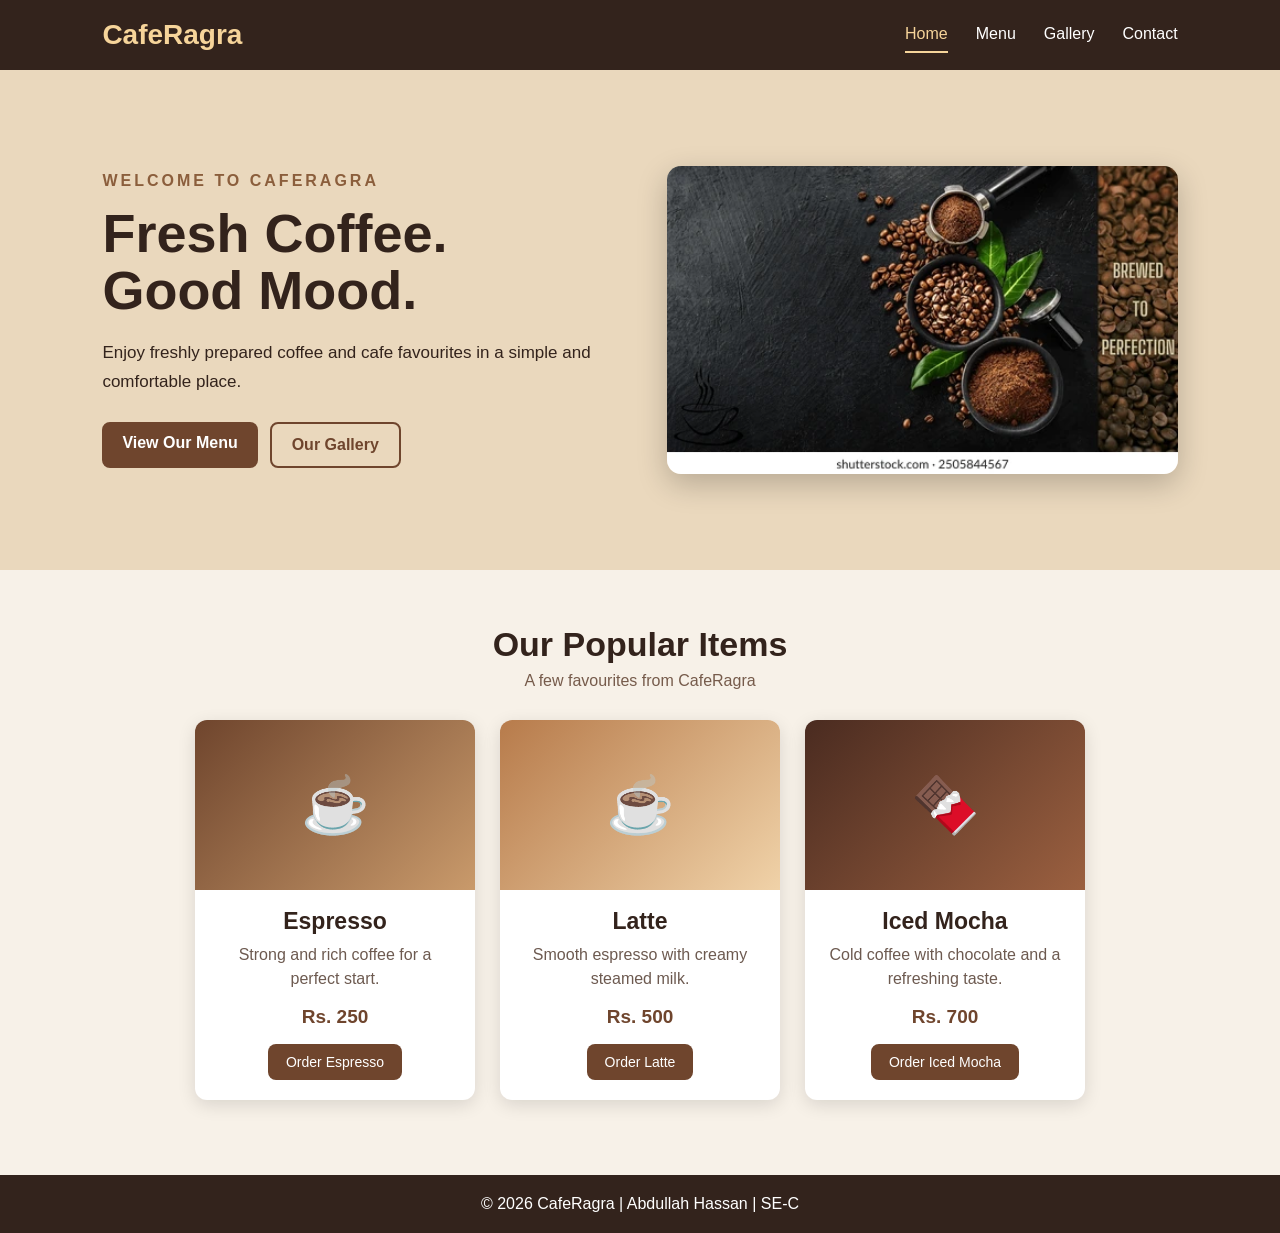
<file: index.html>
<!-- Abdullah hassan 26i-3110 SE-C -->
<!DOCTYPE html>
<html lang="en">
<head>
    <meta charset="UTF-8">
    <meta name="viewport" content="width=device-width, initial-scale=1.0">
    <title>CafeRagra - Home</title>
    <link rel="stylesheet" href="style.css">
</head>
<body>

<header class="navbar">
    <div class="logo">CafeRagra</div>

    <nav>
        <a href="index.html" class="active">Home</a>
        <a href="menu.html">Menu</a>
        <a href="gallery.html">Gallery</a>
        <a href="contact.html">Contact</a>
    </nav>
</header>

<main>
    <section class="hero">
        <div class="hero-content">
            <p class="small-title">WELCOME TO CAFERAGRA</p>
            <h1>Fresh Coffee.<br>Good Mood.</h1>

            <p>
                Enjoy freshly prepared coffee and cafe favourites
                in a simple and comfortable place.
            </p>

            <div class="hero-buttons">
                <a href="menu.html" class="main-button">View Our Menu</a>
                <a href="gallery.html" class="secondary-button">Our Gallery</a>
            </div>
        </div>

        <div class="hero-image">
            <img src="image.webp" alt="Coffee beans and coffee cups">
        </div>
    </section>

    <section class="specials">
        <h2>Our Popular Items</h2>
        <p class="section-text">A few favourites from CafeRagra</p>

        <div class="cards">

            <div class="card">
                <div class="item-image espresso-image">
                    <span>☕</span>
                </div>
                <h3>Espresso</h3>
                <p>Strong and rich coffee for a perfect start.</p>
                <p class="price">Rs. 250</p>
                <button onclick="orderespresso()">Order Espresso</button>
            </div>

            <div class="card">
                <div class="item-image latte-image">
                    <span>☕</span>
                </div>
                <h3>Latte</h3>
                <p>Smooth espresso with creamy steamed milk.</p>
                <p class="price">Rs. 500</p>
                <button onclick="orderLatte()">Order Latte</button>
            </div>

            <div class="card">
                <div class="item-image mocha-image">
                    <span>🍫</span>
                </div>
                <h3>Iced Mocha</h3>
                <p>Cold coffee with chocolate and a refreshing taste.</p>
                <p class="price">Rs. 700</p>
                <button onclick="orderIcedMocha()">Order Iced Mocha</button>
            </div>

        </div>
    </section>
</main>

<footer>
    <p>© 2026 CafeRagra | Abdullah Hassan | SE-C</p>
</footer>

<script src="working.js"></script>
</body>
</html>
</file>
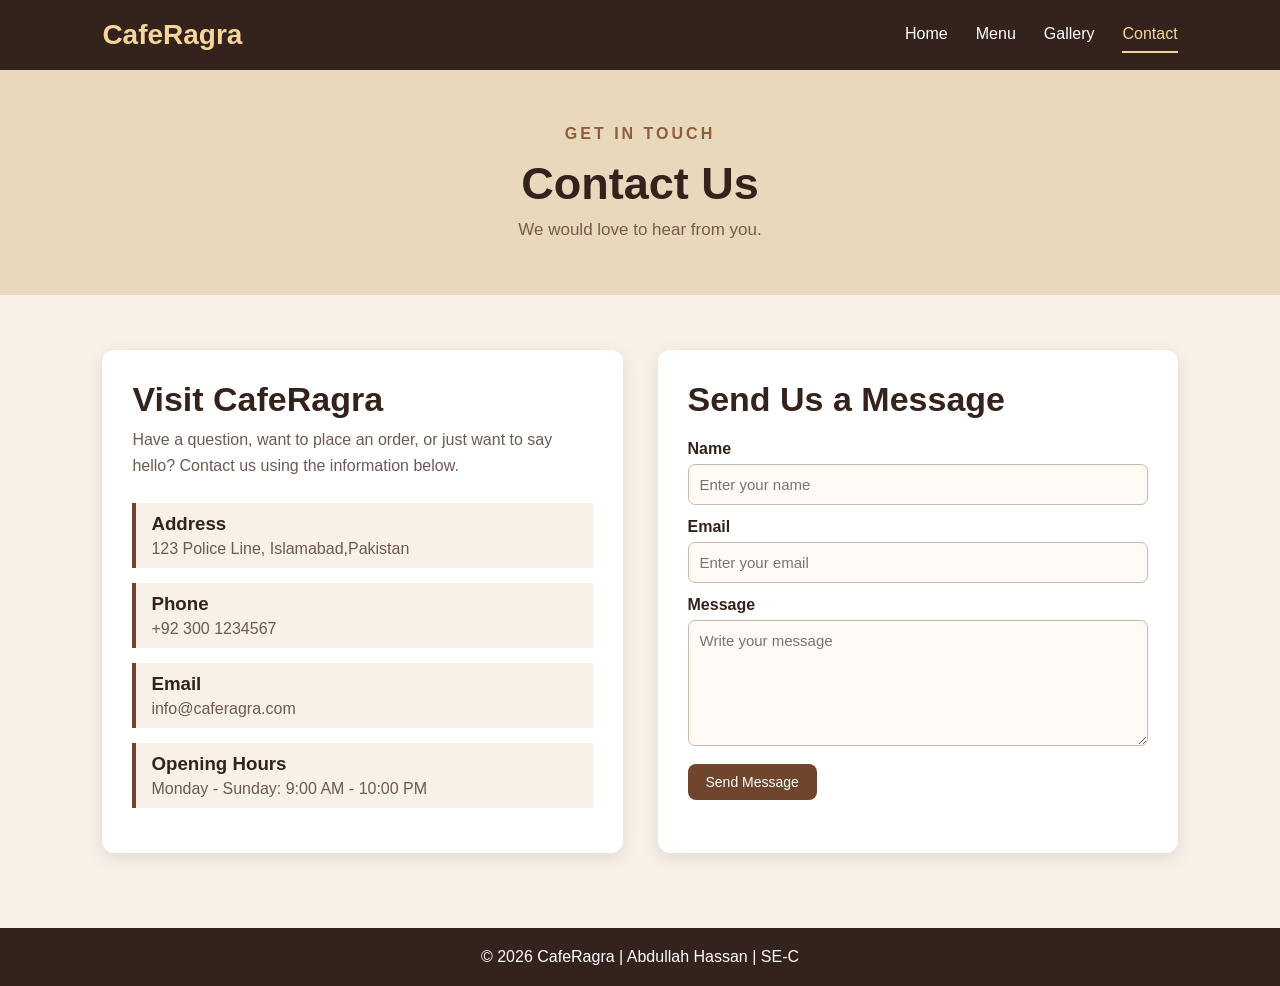
<file: contact.html>
<!-- Abdullah hassan 26i-3110 SE-C -->
<!DOCTYPE html>
<html lang="en">
<head>
    <meta charset="UTF-8">
    <meta name="viewport" content="width=device-width, initial-scale=1.0">
    <title>CafeRagra - Contact</title>
    <link rel="stylesheet" href="style.css">
</head>
<body>

<header class="navbar">
    <div class="logo">CafeRagra</div>
    <nav>
        <a href="index.html">Home</a>
        <a href="menu.html">Menu</a>
        <a href="gallery.html">Gallery</a>
        <a href="contact.html" class="active">Contact</a>
    </nav>
</header>

<main>
    <section class="page-banner">
        <p class="small-title">GET IN TOUCH</p>
        <h1>Contact Us</h1>
        <p>We would love to hear from you.</p>
    </section>

    <section class="contact-section">

        <div class="contact-info">
            <h2>Visit CafeRagra</h2>
            <p>
                Have a question, want to place an order, or just want
                to say hello? Contact us using the information below.
            </p>

            <div class="contact-box">
                <h3>Address</h3>
                <p>123 Police Line, Islamabad,Pakistan</p>
            </div>

            <div class="contact-box">
                <h3>Phone</h3>
                <p>+92 300 1234567</p>
            </div>

            <div class="contact-box">
                <h3>Email</h3>
                <p>info@caferagra.com</p>
            </div>

            <div class="contact-box">
                <h3>Opening Hours</h3>
                <p>Monday - Sunday: 9:00 AM - 10:00 PM</p>
            </div>
        </div>

        <div class="contact-form">
            <h2>Send Us a Message</h2>

            <form onsubmit="sendMessage(event)">
                <label for="name">Name</label>
                <input type="text" id="name" placeholder="Enter your name" required>

                <label for="email">Email</label>
                <input type="email" id="email" placeholder="Enter your email" required>

                <label for="message">Message</label>
                <textarea id="message" rows="6" placeholder="Write your message" required></textarea>

                <button type="submit">Send Message</button>
            </form>
        </div>

    </section>
</main>

<footer>
    <p>© 2026 CafeRagra | Abdullah Hassan | SE-C</p>
</footer>

<script src="working.js"></script>
</body>
</html>
</file>
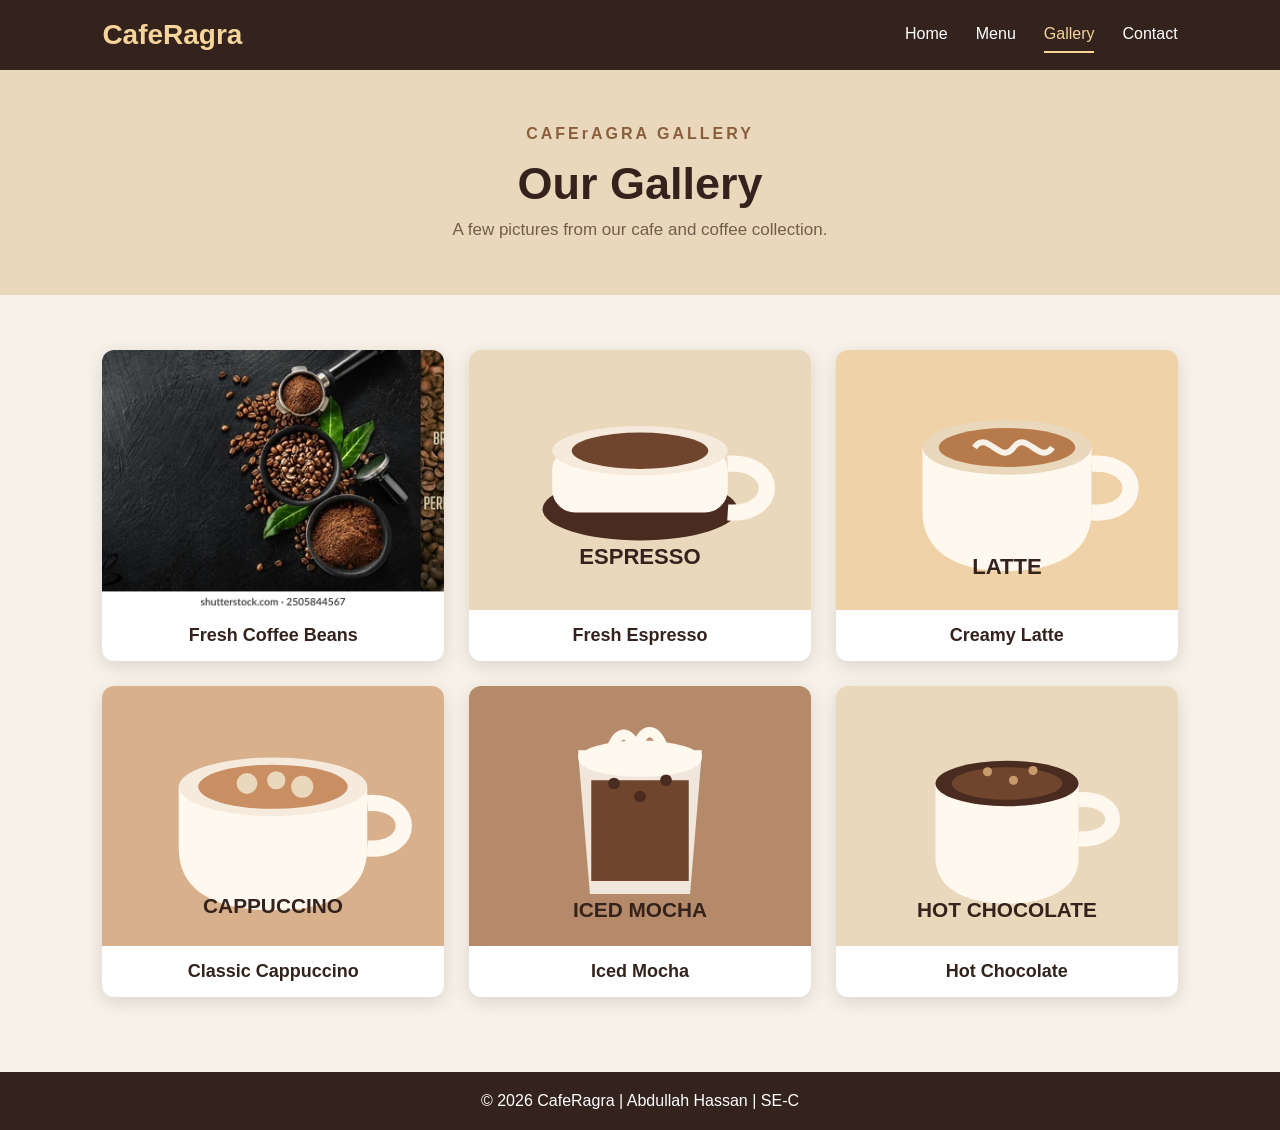
<file: gallery.html>
<!-- Abdullah hassan 26i-3110 SE-C -->
<!DOCTYPE html>
<html lang="en">
<head>
    <meta charset="UTF-8">
    <meta name="viewport" content="width=device-width, initial-scale=1.0">
    <title>CafeRagra - Gallery</title>
    <link rel="stylesheet" href="style.css">
</head>
<body>

<header class="navbar">
    <div class="logo">CafeRagra</div>
    <nav>
        <a href="index.html">Home</a>
        <a href="menu.html">Menu</a>
        <a href="gallery.html" class="active">Gallery</a>
        <a href="contact.html">Contact</a>
    </nav>
</header>

<main>
    <section class="page-banner">
        <p class="small-title">CAFErAGRA GALLERY</p>
        <h1>Our Gallery</h1>
        <p>A few pictures from our cafe and coffee collection.</p>
    </section>

    <section class="gallery-section">
        <div class="gallery-grid">

            <div class="gallery-item">
                <img src="image.webp" alt="Coffee beans and cups">
                <div class="gallery-caption">Fresh Coffee Beans</div>
            </div>

            <div class="gallery-item">
                <img src="espresso.svg" alt="Espresso">
                <div class="gallery-caption">Fresh Espresso</div>
            </div>

            <div class="gallery-item">
                <img src="latte.svg" alt="Latte">
                <div class="gallery-caption">Creamy Latte</div>
            </div>

            <div class="gallery-item">
                <img src="cappuccino.svg" alt="Cappuccino">
                <div class="gallery-caption">Classic Cappuccino</div>
            </div>

            <div class="gallery-item">
                <img src="iced-mocha.svg" alt="Iced Mocha">
                <div class="gallery-caption">Iced Mocha</div>
            </div>

            <div class="gallery-item">
                <img src="chocolate.svg" alt="Hot Chocolate">
                <div class="gallery-caption">Hot Chocolate</div>
            </div>

        </div>
    </section>
</main>

<footer>
    <p>© 2026 CafeRagra | Abdullah Hassan | SE-C</p>
</footer>

</body>
</html>
</file>
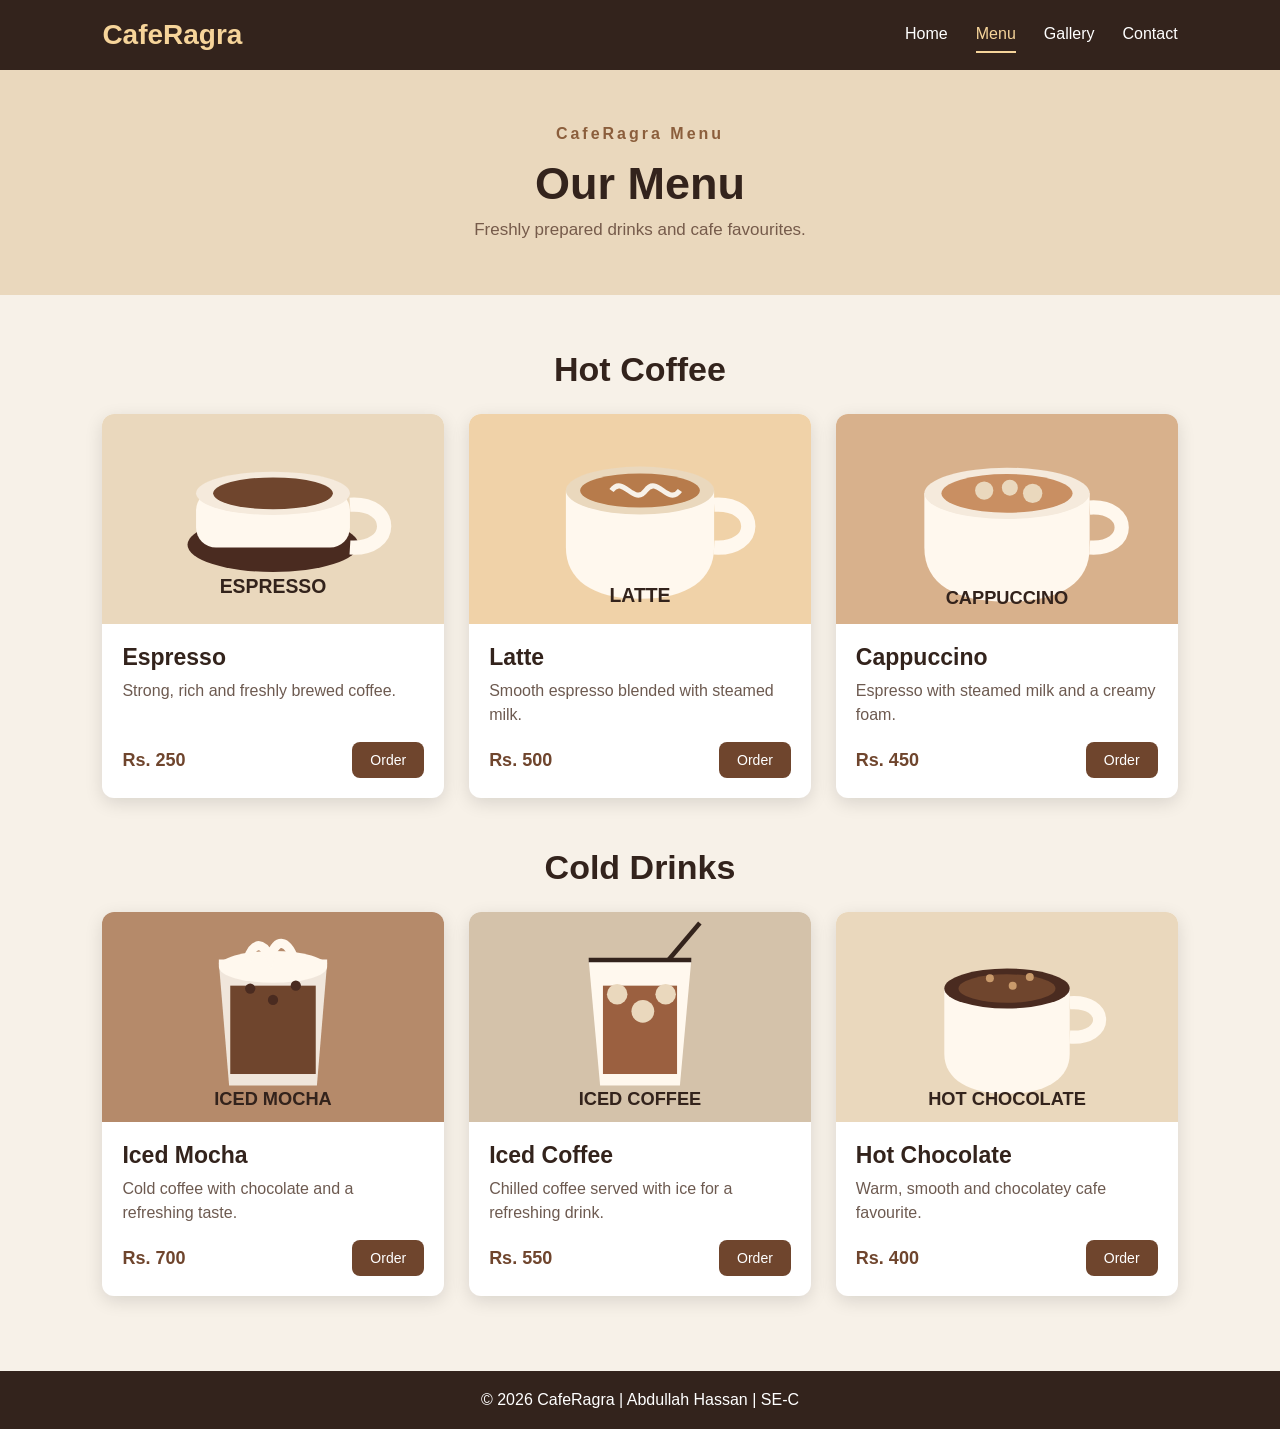
<file: menu.html>
<!-- Abdullah hassan 26i-3110 SE-C -->
<!DOCTYPE html>
<html lang="en">
<head>
    <meta charset="UTF-8">
    <meta name="viewport" content="width=device-width, initial-scale=1.0">
    <title>CafeRagra - Menu</title>
    <link rel="stylesheet" href="style.css">
</head>
<body>

<header class="navbar">
    <div class="logo">CafeRagra</div>
    <nav>
        <a href="index.html">Home</a>
        <a href="menu.html" class="active">Menu</a>
        <a href="gallery.html">Gallery</a>
        <a href="contact.html">Contact</a>
    </nav>
</header>

<main>
    <section class="page-banner">
        <p class="small-title">CafeRagra Menu</p>
        <h1>Our Menu</h1>
        <p>Freshly prepared drinks and cafe favourites.</p>
    </section>

    <section class="menu-section">
        <h2>Hot Coffee</h2>

        <div class="menu-grid">

            <div class="menu-card">
                <img src="espresso.svg" alt="Espresso">
                <div class="menu-info">
                    <h3>Espresso</h3>
                    <p>Strong, rich and freshly brewed coffee.</p>
                    <div class="item-bottom">
                        <span class="price">Rs. 250</span>
                        <button onclick="orderespresso()">Order</button>
                    </div>
                </div>
            </div>

            <div class="menu-card">
                <img src="latte.svg" alt="Latte">
                <div class="menu-info">
                    <h3>Latte</h3>
                    <p>Smooth espresso blended with steamed milk.</p>
                    <div class="item-bottom">
                        <span class="price">Rs. 500</span>
                        <button onclick="orderLatte()">Order</button>
                    </div>
                </div>
            </div>

            <div class="menu-card">
                <img src="cappuccino.svg" alt="Cappuccino">
                <div class="menu-info">
                    <h3>Cappuccino</h3>
                    <p>Espresso with steamed milk and a creamy foam.</p>
                    <div class="item-bottom">
                        <span class="price">Rs. 450</span>
                        <button onclick="orderCappuccino()">Order</button>
                    </div>
                </div>
            </div>

        </div>

        <h2 class="category-heading">Cold Drinks</h2>

        <div class="menu-grid">

            <div class="menu-card">
                <img src="iced-mocha.svg" alt="Iced Mocha">
                <div class="menu-info">
                    <h3>Iced Mocha</h3>
                    <p>Cold coffee with chocolate and a refreshing taste.</p>
                    <div class="item-bottom">
                        <span class="price">Rs. 700</span>
                        <button onclick="orderIcedMocha()">Order</button>
                    </div>
                </div>
            </div>

            <div class="menu-card">
                <img src="iced-coffee.svg" alt="Iced Coffee">
                <div class="menu-info">
                    <h3>Iced Coffee</h3>
                    <p>Chilled coffee served with ice for a refreshing drink.</p>
                    <div class="item-bottom">
                        <span class="price">Rs. 550</span>
                        <button onclick="orderIcedCoffee()">Order</button>
                    </div>
                </div>
            </div>

            <div class="menu-card">
                <img src="chocolate.svg" alt="Hot Chocolate">
                <div class="menu-info">
                    <h3>Hot Chocolate</h3>
                    <p>Warm, smooth and chocolatey cafe favourite.</p>
                    <div class="item-bottom">
                        <span class="price">Rs. 400</span>
                        <button onclick="orderHotChocolate()">Order</button>
                    </div>
                </div>
            </div>

        </div>
    </section>
</main>

<footer>
    <p>© 2026 CafeRagra | Abdullah Hassan | SE-C</p>
</footer>

<script src="working.js"></script>
</body>
</html>
</file>
<file: style.css>
/* Abdullah hassan 26i-3110 SE-C */

* {
    box-sizing: border-box;
    margin: 0;
    padding: 0;
}

body {
    font-family: "Segoe UI", Roboto, Arial, sans-serif;
    background-color: #f7f1e8;
    color: #33231c;
}

.navbar {
    min-height: 70px;
    background-color: #33231c;
    display: flex;
    align-items: center;
    justify-content: space-between;
    padding: 0 8%;
}

.logo {
    color: #f6d49a;
    font-size: 28px;
    font-weight: bold;
}

nav {
    display: flex;
    gap: 28px;
}

nav a {
    color: white;
    text-decoration: none;
    font-size: 16px;
    padding: 8px 0;
}

nav a:hover,
nav a.active {
    color: #f6d49a;
    border-bottom: 2px solid #f6d49a;
}

.hero {
    min-height: 500px;
    display: flex;
    align-items: center;
    justify-content: space-between;
    gap: 45px;
    padding: 55px 8%;
    background-color: #ead8bd;
}

.hero-content {
    max-width: 520px;
}

.small-title {
    color: #8b5e3c;
    font-weight: bold;
    letter-spacing: 3px;
    margin-bottom: 15px;
}

.hero h1 {
    font-size: 54px;
    line-height: 1.05;
    margin-bottom: 20px;
}

.hero p:not(.small-title) {
    font-size: 17px;
    line-height: 1.7;
    margin-bottom: 25px;
}

.hero-image {
    width: 48%;
    max-width: 560px;
}

.hero-image img {
    width: 100%;
    display: block;
    border-radius: 14px;
    box-shadow: 0 10px 30px rgba(0, 0, 0, 0.22);
}

.hero-buttons {
    display: flex;
    gap: 12px;
    flex-wrap: wrap;
}

.main-button,
.secondary-button {
    display: inline-block;
    text-decoration: none;
    padding: 12px 20px;
    border-radius: 8px;
    font-weight: bold;
}

.main-button {
    background-color: #6f452d;
    color: white;
}

.secondary-button {
    border: 2px solid #6f452d;
    color: #6f452d;
}

.main-button:hover,
.secondary-button:hover {
    opacity: 0.82;
}

.specials {
    padding: 55px 8%;
    text-align: center;
}

.specials h2,
.menu-section h2,
.contact-info h2,
.contact-form h2 {
    font-size: 34px;
    margin-bottom: 8px;
}

.section-text {
    color: #765b4b;
    margin-bottom: 30px;
}

.cards {
    display: flex;
    justify-content: center;
    gap: 25px;
    flex-wrap: wrap;
}

.card {
    width: 280px;
    background-color: white;
    border-radius: 12px;
    overflow: hidden;
    box-shadow: 0 5px 18px rgba(0, 0, 0, 0.12);
    padding-bottom: 20px;
}

.item-image {
    height: 170px;
    display: flex;
    justify-content: center;
    align-items: center;
    font-size: 55px;
}

.espresso-image {
    background: linear-gradient(135deg, #6f452d, #c99a6b);
}

.latte-image {
    background: linear-gradient(135deg, #b77b4b, #f0d2a8);
}

.mocha-image {
    background: linear-gradient(135deg, #4a2b20, #9b6040);
}

.card h3 {
    margin: 18px 0 8px;
    font-size: 23px;
}

.card p {
    color: #6d5a50;
    padding: 0 20px;
    line-height: 1.5;
}

.card .price {
    color: #6f452d;
    font-weight: bold;
    font-size: 19px;
    margin: 12px 0;
}

.card button,
.menu-card button,
.contact-form button {
    border: none;
    background-color: #6f452d;
    color: white;
    padding: 10px 18px;
    border-radius: 8px;
    cursor: pointer;
    font-size: 14px;
}

.card button:hover,
.menu-card button:hover,
.contact-form button:hover {
    background-color: #4f3022;
}

/* Shared pages */

.page-banner {
    background-color: #ead8bd;
    text-align: center;
    padding: 55px 20px;
}

.page-banner h1 {
    font-size: 45px;
    margin-bottom: 10px;
}

.page-banner p:last-child {
    color: #765b4b;
    font-size: 17px;
}

.menu-section,
.gallery-section,
.contact-section {
    width: 84%;
    max-width: 1200px;
    margin: auto;
    padding: 55px 0;
}

.menu-section {
    text-align: center;
}

.menu-grid {
    display: grid;
    grid-template-columns: repeat(3, 1fr);
    gap: 25px;
    margin-top: 25px;
}

.menu-card {
    background-color: white;
    border-radius: 12px;
    overflow: hidden;
    box-shadow: 0 5px 18px rgba(0, 0, 0, 0.12);
    text-align: left;
}

.menu-card img {
    width: 100%;
    height: 210px;
    display: block;
    object-fit: cover;
}

.menu-info {
    padding: 20px;
}

.menu-info h3 {
    font-size: 23px;
    margin-bottom: 8px;
}

.menu-info p {
    color: #6d5a50;
    line-height: 1.5;
    min-height: 48px;
}

.item-bottom {
    display: flex;
    justify-content: space-between;
    align-items: center;
    gap: 10px;
    margin-top: 15px;
}

.price {
    color: #6f452d;
    font-weight: bold;
    font-size: 18px;
}

.category-heading {
    margin-top: 50px !important;
}

.gallery-grid {
    display: grid;
    grid-template-columns: repeat(3, 1fr);
    gap: 25px;
}

.gallery-item {
    background-color: white;
    border-radius: 12px;
    overflow: hidden;
    box-shadow: 0 5px 18px rgba(0, 0, 0, 0.12);
}

.gallery-item img {
    width: 100%;
    height: 260px;
    display: block;
    object-fit: cover;
}

.gallery-caption {
    padding: 15px;
    font-size: 18px;
    font-weight: bold;
    text-align: center;
}

.contact-section {
    display: grid;
    grid-template-columns: 1fr 1fr;
    gap: 35px;
}

.contact-info,
.contact-form {
    background-color: white;
    padding: 30px;
    border-radius: 12px;
    box-shadow: 0 5px 18px rgba(0, 0, 0, 0.10);
}

.contact-info > p {
    color: #6d5a50;
    line-height: 1.6;
    margin-bottom: 25px;
}

.contact-box {
    border-left: 4px solid #6f452d;
    padding: 10px 15px;
    margin: 15px 0;
    background-color: #f7f1e8;
}

.contact-box h3 {
    margin-bottom: 5px;
}

.contact-box p {
    color: #6d5a50;
}

.contact-form form {
    display: flex;
    flex-direction: column;
}

.contact-form label {
    margin: 13px 0 6px;
    font-weight: bold;
}

.contact-form input,
.contact-form textarea {
    width: 100%;
    border: 1px solid #c9b9a8;
    border-radius: 7px;
    padding: 11px;
    font-family: inherit;
    font-size: 15px;
    background-color: #fffaf5;
}

.contact-form input:focus,
.contact-form textarea:focus {
    outline: 2px solid #d9b88d;
}

.contact-form button {
    margin-top: 18px;
    width: fit-content;
}

footer {
    background-color: #33231c;
    color: white;
    text-align: center;
    padding: 20px;
    margin-top: 20px;
}

@media (max-width: 900px) {
    .menu-grid,
    .gallery-grid {
        grid-template-columns: repeat(2, 1fr);
    }

    .contact-section {
        grid-template-columns: 1fr;
    }
}

@media (max-width: 800px) {
    .navbar {
        flex-direction: column;
        padding: 18px 5%;
        gap: 15px;
    }

    nav {
        gap: 18px;
    }

    .hero {
        flex-direction: column;
        text-align: center;
    }

    .hero-image {
        width: 100%;
    }

    .hero-buttons {
        justify-content: center;
    }

    .hero h1 {
        font-size: 40px;
    }
}

@media (max-width: 600px) {
    .menu-grid,
    .gallery-grid {
        grid-template-columns: 1fr;
    }

    .menu-section,
    .gallery-section,
    .contact-section {
        width: 90%;
    }

    .page-banner h1 {
        font-size: 36px;
    }
}
</file>
